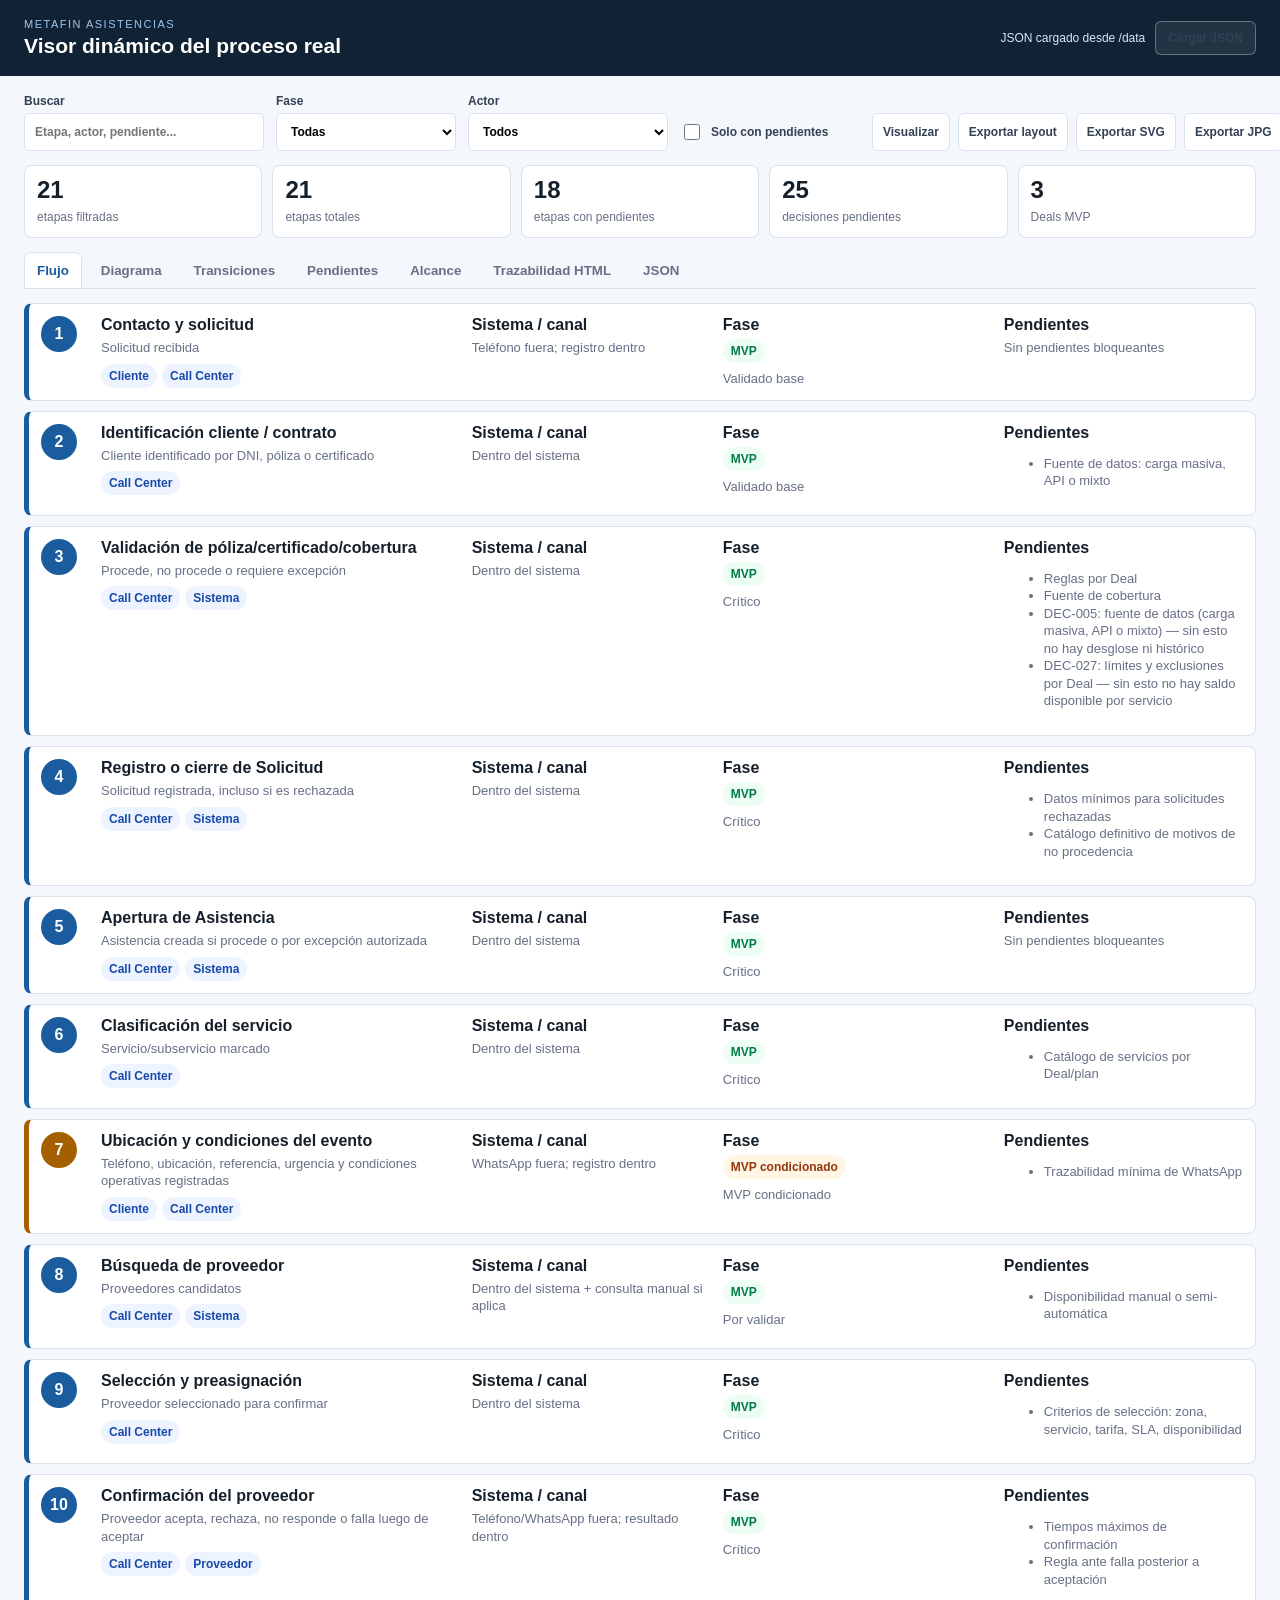
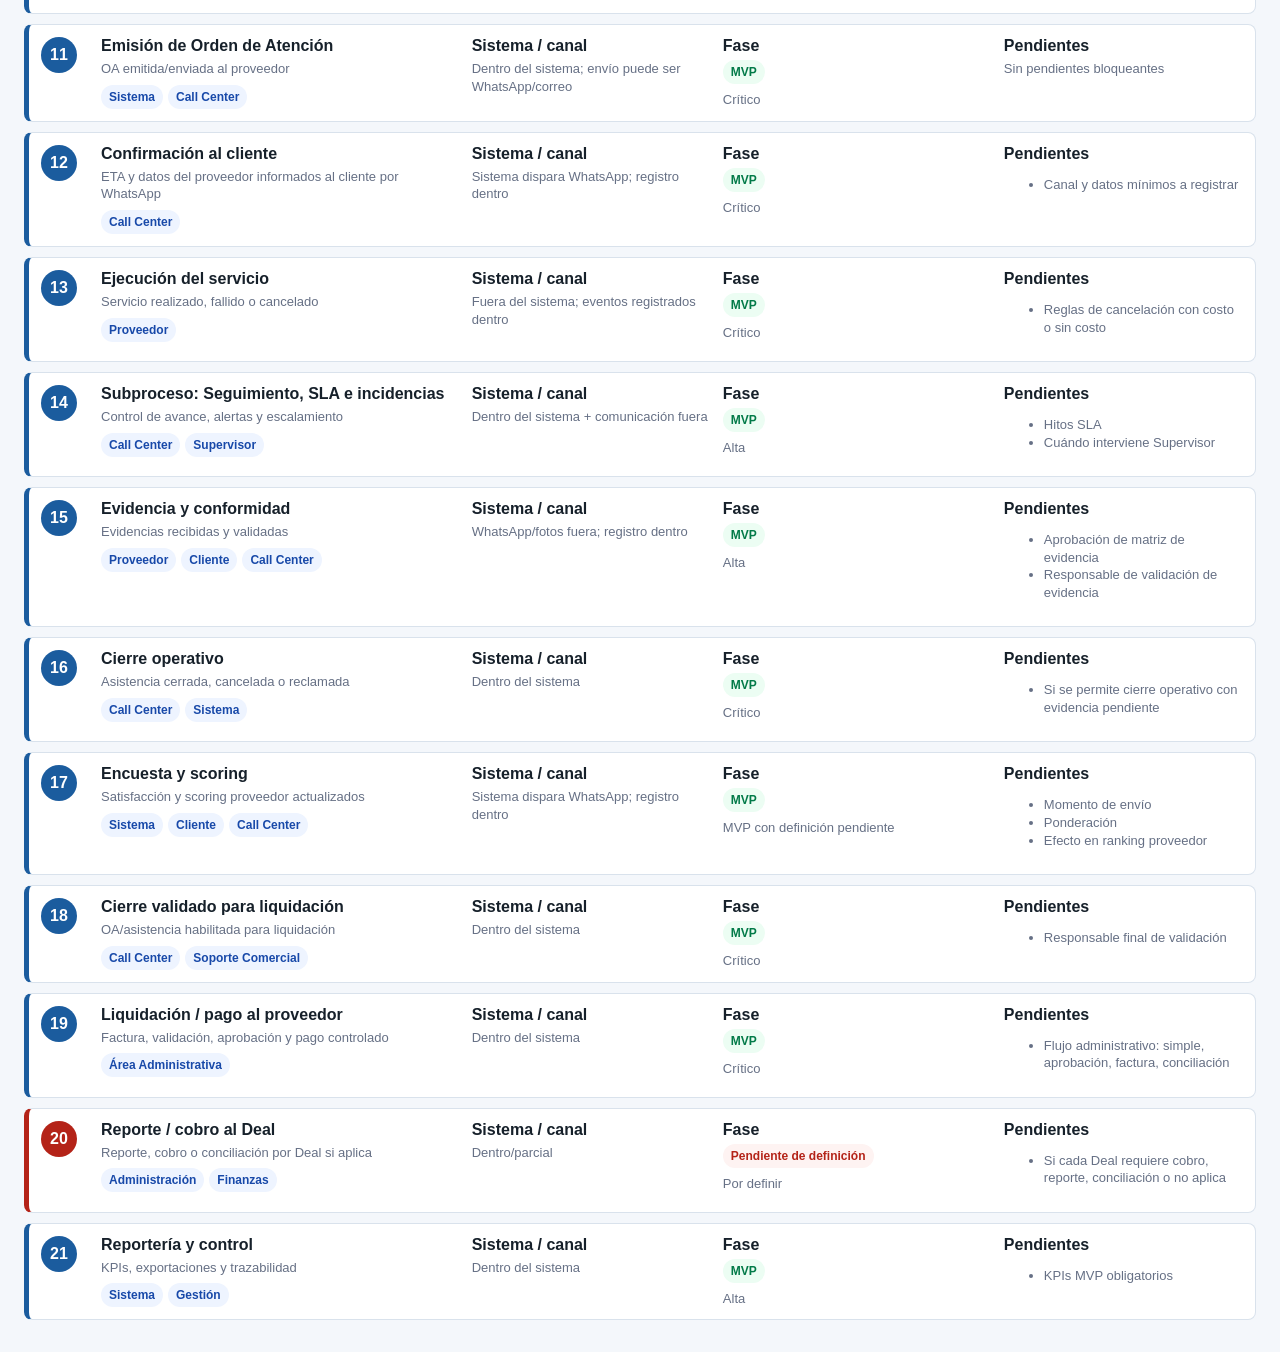
<file: viewer/index.html>
<!doctype html>
<html lang="es">
<head>
  <meta charset="utf-8">
  <meta name="viewport" content="width=device-width, initial-scale=1">
  <title>METAFIN Asistencias - Visor dinámico</title>
  <link rel="stylesheet" href="styles.css">
</head>
<body>
  <header class="topbar">
    <div>
      <p class="eyebrow">METAFIN Asistencias</p>
      <h1>Visor dinámico del proceso real</h1>
    </div>
    <div class="source">
      <span id="loadStatus">Cargando JSON...</span>
      <label class="fileButton">
        Cargar JSON
        <input id="fileInput" type="file" accept="application/json">
      </label>
    </div>
  </header>

  <main>
    <section class="controls" aria-label="Filtros">
      <label>
        Buscar
        <input id="searchInput" type="search" placeholder="Etapa, actor, pendiente...">
      </label>
      <label>
        Fase
        <select id="phaseFilter">
          <option value="">Todas</option>
        </select>
      </label>
      <label>
        Actor
        <select id="actorFilter">
          <option value="">Todos</option>
        </select>
      </label>
      <label class="check">
        <input id="pendingOnly" type="checkbox">
        Solo con pendientes
      </label>
      <div class="layoutTools">
        <button id="diagramMode" type="button" aria-pressed="false">Visualizar</button>
        <button id="exportLayout" type="button">Exportar layout</button>
<button id="exportDiagramSvg" type="button">Exportar SVG</button>
        <button id="exportDiagramJpg" type="button">Exportar JPG</button>
        <label class="layoutImport">
          Importar layout
          <input id="layoutInput" type="file" accept="application/json">
        </label>
      </div>
    </section>

    <section class="summary" id="summary"></section>

    <nav class="tabs" aria-label="Vistas">
      <button class="tab active" data-view="flow">Flujo</button>
      <button class="tab" data-view="diagram">Diagrama</button>
      <button class="tab" data-view="transitions">Transiciones</button>
      <button class="tab" data-view="decisions">Pendientes</button>
      <button class="tab" data-view="scope">Alcance</button>
      <button class="tab" data-view="trace">Trazabilidad HTML</button>
      <button class="tab" data-view="json">JSON</button>
    </nav>

    <section id="flowView" class="view active"></section>
    <section id="diagramView" class="view"></section>
    <section id="transitionsView" class="view"></section>
    <section id="decisionsView" class="view"></section>
    <section id="scopeView" class="view"></section>
    <section id="traceView" class="view"></section>
    <section id="jsonView" class="view"></section>
  </main>

  <script src="app.js"></script>
</body>
</html>
</file>
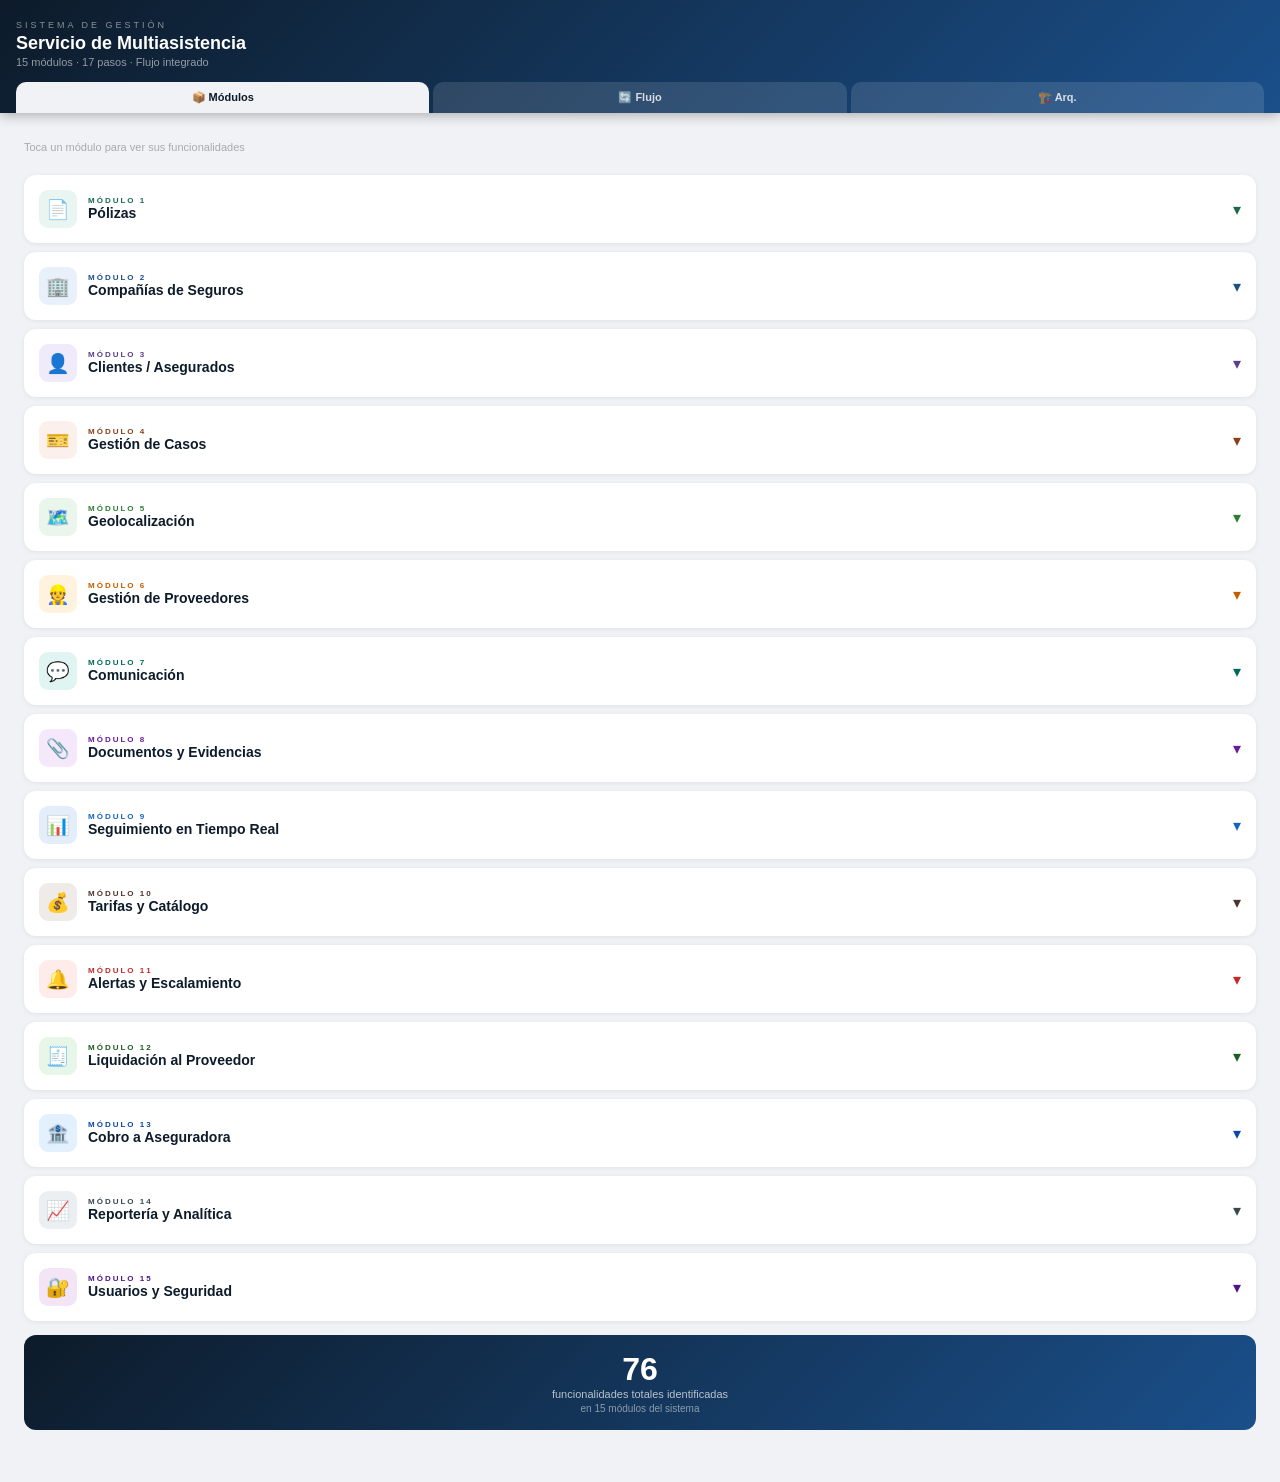
<file: funcionalidades y procesos.html>
<!DOCTYPE html>
<html lang="es">
<head>
<meta charset="UTF-8">
<meta name="viewport" content="width=device-width, initial-scale=1.0">
<title>Sistema Multiasistencia</title>
<style>
* { margin:0; padding:0; box-sizing:border-box; }
body { font-family: 'Segoe UI', Arial, sans-serif; background:#f0f2f5; min-height:100vh; }

/* ── HEADER ── */
.header {
  background: linear-gradient(135deg, #0d1b2a 0%, #1a4f8a 100%);
  padding: 20px 16px 0; color: white;
  position: sticky; top: 0; z-index: 200;
  box-shadow: 0 2px 12px rgba(0,0,0,0.3);
}
.header-eyebrow { font-size:9px; letter-spacing:3px; opacity:0.5; text-transform:uppercase; margin-bottom:3px; }
.header-title { font-size:18px; font-weight:700; }
.header-sub { font-size:11px; opacity:0.55; margin-top:2px; }
.tabs { display:flex; gap:4px; margin-top:14px; }
.tab {
  flex:1; padding:9px 4px; border-radius:10px 10px 0 0; border:none;
  font-size:11px; cursor:pointer; transition:all 0.2s;
  font-family:inherit; font-weight:600; text-align:center;
}
.tab.active { background:#f0f2f5; color:#0d1b2a; }
.tab.inactive { background:rgba(255,255,255,0.12); color:rgba(255,255,255,0.8); }

/* ── VIEWS ── */
.view { display:none; }
.view.active { display:block; }

/* ══════════════════════════
   MÓDULOS
══════════════════════════ */
#view-modules { padding:14px 12px 24px; }
.hint { font-size:11px; color:#aaa; margin-bottom:12px; }

.mod-card {
  background:white; border-radius:12px;
  box-shadow:0 1px 5px rgba(0,0,0,0.07);
  border:2px solid transparent; transition:all 0.2s;
  cursor:pointer; margin-bottom:9px; overflow:hidden;
}
.mod-card.open { box-shadow:0 4px 16px rgba(0,0,0,0.12); }
.mod-header { display:flex; align-items:center; gap:11px; padding:13px; }
.mod-icon { width:38px; height:38px; border-radius:9px; display:flex; align-items:center; justify-content:center; font-size:19px; flex-shrink:0; }
.mod-meta { flex:1; }
.mod-num { font-size:8px; letter-spacing:2px; font-weight:700; text-transform:uppercase; }
.mod-name { font-size:14px; font-weight:700; color:#0d1b2a; line-height:1.2; }
.mod-arrow { font-size:16px; transition:transform 0.2s; flex-shrink:0; }
.mod-arrow.open { transform:rotate(180deg); }
.mod-body { display:none; padding:0 13px 13px; }
.mod-body.open { display:block; }
.mod-sep { height:1px; margin-bottom:11px; }
.feat-row { display:flex; align-items:flex-start; gap:8px; margin-bottom:7px; }
.feat-dot { width:5px; height:5px; border-radius:50%; margin-top:5px; flex-shrink:0; }
.feat-txt { font-size:12px; color:#444; line-height:1.45; }
.feat-count { margin-top:9px; padding:5px 10px; border-radius:7px; font-size:10px; font-weight:700; display:inline-block; }

.mod-summary {
  margin:14px 0 4px; padding:16px;
  background:linear-gradient(135deg,#0d1b2a,#1a4f8a);
  border-radius:12px; color:white; text-align:center;
}
.ms-num { font-size:32px; font-weight:700; }
.ms-lbl { font-size:11px; opacity:0.7; }
.ms-sub { font-size:10px; opacity:0.5; margin-top:3px; }

/* ══════════════════════════
   FLUJO SWIMLANE
══════════════════════════ */
#view-flujo { padding:0; }

.swim-hint {
  padding:8px 14px;
  font-size:11px; color:#888;
  background:#fff;
  border-bottom:1px solid #e5e7eb;
  display:flex; align-items:center; justify-content:space-between; gap:6px;
}
.zoom-controls { display:flex; align-items:center; gap:6px; flex-shrink:0; }
.zoom-btn {
  width:28px; height:28px; border-radius:6px; border:1px solid #e2e8f0;
  background:white; font-size:16px; cursor:pointer; font-weight:700;
  display:flex; align-items:center; justify-content:center; color:#1a4f8a;
  line-height:1; padding:0;
}
.zoom-btn:active { background:#f0f4ff; }
.zoom-label { font-size:11px; color:#1a4f8a; font-weight:700; min-width:36px; text-align:center; }

/* Scroll wrapper */
.swim-scroll {
  overflow-x: auto;
  overflow-y: auto;
  -webkit-overflow-scrolling: touch;
  padding-bottom: 24px;
}
.swim-inner {
  transform-origin: top left;
  transition: transform 0.2s ease;
  display: inline-block;
  min-width: 100%;
}

/* The full grid */
.swim-grid {
  display: grid;
  grid-template-columns: 36px repeat(5, 160px);
  min-width: 836px;
  position: relative;
}

/* Column headers */
.swim-header-spacer { background:#1a2340; }
.swim-col-header {
  padding: 10px 6px;
  text-align: center;
  font-size: 10px;
  font-weight: 700;
  text-transform: uppercase;
  letter-spacing: 1px;
  color: white;
  border-left: 1px solid rgba(255,255,255,0.1);
}

/* Row number column */
.swim-row-num {
  display:flex; align-items:flex-start; justify-content:center;
  padding-top: 18px;
  font-size:10px; font-weight:700; color:#94a3b8;
  background:#f8fafc;
  border-right:1px solid #e2e8f0;
  border-bottom:1px solid #f1f5f9;
}

/* Each cell in the lane */
.swim-cell {
  min-height: 90px;
  border-left: 1px solid #e2e8f0;
  border-bottom: 1px solid #f1f5f9;
  background: #fafbfc;
  position: relative;
  padding: 8px 6px;
  display:flex; flex-direction:column; align-items:center; justify-content:center;
}
.swim-cell.active-cell {
  background: white;
}

/* Step box inside cell */
.step-box {
  width: 140px;
  border-radius: 10px;
  border: 2px solid;
  background: white;
  cursor: pointer;
  transition: all 0.2s;
  position: relative;
  z-index: 2;
}
.step-box:hover { box-shadow: 0 3px 12px rgba(0,0,0,0.15); transform: translateY(-1px); }
.step-box-header { padding: 8px 9px; }
.step-box-num {
  width: 20px; height: 20px; border-radius: 50%;
  display:inline-flex; align-items:center; justify-content:center;
  font-size:10px; font-weight:700; color:white;
  margin-bottom:5px;
}
.step-box-title { font-size:11px; font-weight:700; color:#0d1b2a; line-height:1.3; }
.step-box-tag {
  font-size:8px; padding:2px 6px; border-radius:6px;
  font-weight:700; margin-top:4px; display:inline-block;
  letter-spacing:0.5px;
}
.opt-tag {
  font-size:8px; padding:1px 5px; border-radius:5px;
  background:#fff3e0; color:#e65100; font-weight:700;
  display:inline-block; margin-left:4px;
}

/* Popup flotante compacto */
.step-popup {
  display:none;
  position:fixed;
  top:50%; left:50%;
  transform:translate(-50%,-50%);
  width:min(320px, 88vw);
  max-height:75vh;
  overflow-y:auto;
  background:white;
  border-radius:14px;
  border-top:4px solid;
  box-shadow:0 8px 32px rgba(0,0,0,0.22);
  z-index:1000;
  animation: popIn 0.18s ease;
}
.step-popup.open { display:block; }
@keyframes popIn { from{opacity:0;transform:translate(-50%,-48%) scale(0.96)} to{opacity:1;transform:translate(-50%,-50%) scale(1)} }

.popup-overlay {
  display:none;
  position:fixed; inset:0;
  background:rgba(0,0,0,0.35);
  z-index:999;
}
.popup-overlay.open { display:block; }

.popup-header { padding:12px 14px 8px; display:flex; align-items:flex-start; justify-content:space-between; gap:8px; }
.popup-title { font-size:13px; font-weight:700; color:#0d1b2a; line-height:1.3; flex:1; }
.popup-close { width:24px; height:24px; border-radius:50%; background:#f1f5f9; border:none; cursor:pointer; font-size:13px; color:#64748b; display:flex; align-items:center; justify-content:center; flex-shrink:0; }
.popup-desc { font-size:11px; color:#666; line-height:1.45; padding:0 14px 10px; }
.popup-sep { height:1px; background:#f1f5f9; margin:0 14px 10px; }
.popup-mods-title { font-size:8px; letter-spacing:2px; text-transform:uppercase; color:#aaa; font-weight:700; padding:0 14px 6px; }
.popup-mod-item { padding:6px 14px; border-bottom:1px solid #f8fafc; }
.popup-mod-name { font-size:11px; font-weight:700; margin-bottom:4px; }
.popup-mod-feats { display:flex; flex-direction:column; gap:2px; }
.popup-feat { font-size:10px; color:#555; display:flex; align-items:flex-start; gap:5px; line-height:1.4; }
.popup-feat-dot { width:4px; height:4px; border-radius:50%; margin-top:4px; flex-shrink:0; }
.popup-mod-item:last-child { border-bottom:none; }
.popup-footer { padding:8px 14px; }

/* detail-panel vacío — ya no se usa pero no rompe el grid */
.detail-panel { display:none; grid-column:1/-1; }

/* Connector lines between steps in same column */
.connector-cell {
  border-left: 1px solid #e2e8f0;
  border-bottom: 1px solid #f1f5f9;
  background: #fafbfc;
  display:flex; flex-direction:column; align-items:center; justify-content:center;
  min-height:28px;
}
.connector-cell.has-line { background:#fafbfc; }
.v-line { width:2px; height:100%; background:#cbd5e1; }
.arrow-down {
  width:0; height:0;
  border-left:5px solid transparent;
  border-right:5px solid transparent;
  border-top:7px solid #cbd5e1;
  margin-top:-1px;
}
.h-arrow {
  position:absolute;
  top:50%; transform:translateY(-50%);
  display:flex; align-items:center;
  z-index:3;
}
.h-line { height:2px; background:#cbd5e1; }
.h-arrow-head {
  width:0; height:0;
  border-top:5px solid transparent;
  border-bottom:5px solid transparent;
  border-left:7px solid #cbd5e1;
}

/* ══════════════════════════
   ARQUITECTURA
══════════════════════════ */
#view-arch { padding:14px 12px 24px; }
.arch-intro { font-size:12px; color:#777; margin-bottom:14px; line-height:1.5; }
.arch-layer { margin-bottom:6px; }
.arch-label { font-size:8px; letter-spacing:2px; text-transform:uppercase; font-weight:700; margin-bottom:7px; padding-left:3px; }
.arch-items { display:flex; flex-wrap:wrap; gap:7px; }
.arch-chip { padding:8px 13px; background:white; border-radius:18px; font-size:12px; font-weight:600; border:1.5px solid; box-shadow:0 1px 4px rgba(0,0,0,0.06); }
.arch-arrow { display:flex; flex-direction:column; align-items:center; margin:6px 0; }
.arch-arrow .al { width:2px; height:20px; background:#d1d5db; }
.arch-arrow .ah { width:0; height:0; border-left:5px solid transparent; border-right:5px solid transparent; border-top:7px solid #d1d5db; }
.flow-summary { margin-top:16px; padding:14px; background:white; border-radius:12px; box-shadow:0 1px 5px rgba(0,0,0,0.07); }
.fs-title { font-size:11px; font-weight:700; color:#0d1b2a; margin-bottom:11px; }
.fs-step { display:flex; align-items:flex-start; gap:9px; margin-bottom:9px; }
.fs-dot { width:22px; height:22px; border-radius:50%; color:white; display:flex; align-items:center; justify-content:center; font-size:10px; font-weight:700; flex-shrink:0; margin-top:1px; }
.fs-txt { font-size:11px; color:#444; line-height:1.4; }
</style>
</head>
<body>

<div class="header">
  <div class="header-eyebrow">Sistema de Gestión</div>
  <div class="header-title">Servicio de Multiasistencia</div>
  <div class="header-sub">15 módulos · 17 pasos · Flujo integrado</div>
  <div class="tabs">
    <button class="tab active"  onclick="switchView('modules')" id="tab-modules">📦 Módulos</button>
    <button class="tab inactive" onclick="switchView('flujo')"  id="tab-flujo">🔄 Flujo</button>
    <button class="tab inactive" onclick="switchView('arch')"   id="tab-arch">🏗️ Arq.</button>
  </div>
</div>

<div id="view-modules" class="view active"></div>
<div id="view-flujo"   class="view"></div>
<div id="view-arch"    class="view"></div>

<div class="popup-overlay" id="popup-overlay" onclick="closePopup()"></div>
<div class="step-popup" id="step-popup">
  <div class="popup-header">
    <div class="popup-title" id="popup-title"></div>
    <button class="popup-close" onclick="closePopup()">✕</button>
  </div>
  <div class="popup-desc" id="popup-desc"></div>
  <div class="popup-sep"></div>
  <div class="popup-mods-title">Módulos y funcionalidades</div>
  <div id="popup-mods"></div>
</div>

<script>
/* ═══════════════════════════════════════
   DATA
═══════════════════════════════════════ */
const MC = {
  "Pólizas":                    {bg:"#e8f5f0",c:"#1a6b4a"},
  "Compañías de Seguros":       {bg:"#e8f0fb",c:"#1a4f8a"},
  "Clientes / Asegurados":      {bg:"#f0ebfb",c:"#5a3e8a"},
  "Gestión de Casos":           {bg:"#fbf0eb",c:"#8a3e1a"},
  "Geolocalización":            {bg:"#eaf5eb",c:"#2e7d32"},
  "Gestión de Proveedores":     {bg:"#fff3e0",c:"#c45c00"},
  "Comunicación":               {bg:"#e0f5f2",c:"#00695c"},
  "Documentos y Evidencias":    {bg:"#f5e8fb",c:"#6a1b9a"},
  "Seguimiento en Tiempo Real": {bg:"#e3eefa",c:"#1565c0"},
  "Tarifas y Catálogo":         {bg:"#efebe9",c:"#4e342e"},
  "Alertas y Escalamiento":     {bg:"#fdecea",c:"#c62828"},
  "Liquidación al Proveedor":   {bg:"#e8f5e9",c:"#1b5e20"},
  "Cobro a Aseguradora":        {bg:"#e3f0fd",c:"#0d47a1"},
  "Reportería y Analítica":     {bg:"#eceff1",c:"#37474f"},
  "Usuarios y Seguridad":       {bg:"#f3e5f5",c:"#4a148c"},
};

const modules = [
  {id:1,  icon:"📄", title:"Pólizas",                   color:"#1a6b4a", bg:"#e8f5f0", features:["Registro por cliente y aseguradora","Tipos de cobertura por póliza","Vigencia y renovación","Límites de uso anuales","Alertas de vencimiento","Exclusiones y condiciones especiales"]},
  {id:2,  icon:"🏢", title:"Compañías de Seguros",       color:"#1a4f8a", bg:"#e8f0fb", features:["Registro de aseguradoras","Tarifas y acuerdos comerciales","SLA diferenciado por compañía","Reportería por aseguradora","Facturación y liquidación"]},
  {id:3,  icon:"👤", title:"Clientes / Asegurados",      color:"#5a3e8a", bg:"#f0ebfb", features:["Registro de clientes","Historial de eventos por cliente","Múltiples pólizas por cliente","Panel de estado del servicio","Encuesta de satisfacción"]},
  {id:4,  icon:"🎫", title:"Gestión de Casos",           color:"#8a3e1a", bg:"#fbf0eb", features:["Creación automática de ticket","Datos: cliente, tipo, ubicación, urgencia","Estados del caso","Historial completo","Gestión de incidencias y reclamos"]},
  {id:5,  icon:"🗺️", title:"Geolocalización",            color:"#2e7d32", bg:"#eaf5eb", features:["Búsqueda por proximidad y disponibilidad","Mapa en tiempo real del proveedor","Seguimiento GPS durante el servicio","Zonas de cobertura por proveedor"]},
  {id:6,  icon:"👷", title:"Gestión de Proveedores",     color:"#c45c00", bg:"#fff3e0", features:["Registro con calificación y SLA","Disponibilidad en tiempo real","Asignación formal del servicio","Scoring automático de desempeño","Retroalimentación al proveedor","Agenda y capacidad operativa"]},
  {id:7,  icon:"💬", title:"Comunicación",               color:"#00695c", bg:"#e0f5f2", features:["Notificaciones al cliente (ETA, proveedor)","Integración WhatsApp Business","Confirmación de servicio al proveedor","Correo electrónico automático","Alertas de incumplimiento SLA"]},
  {id:8,  icon:"📎", title:"Documentos y Evidencias",    color:"#6a1b9a", bg:"#f5e8fb", features:["Carga de fotos, firmas y reportes","Validación por Call Center","Almacenamiento por caso/siniestro","Cierre condicionado a evidencia","Firma digital"]},
  {id:9,  icon:"📊", title:"Seguimiento en Tiempo Real", color:"#1565c0", bg:"#e3eefa", features:["Dashboard del Call Center","Estado de todos los casos activos","Monitoreo de SLA e incidencias","Alertas ante desvíos"]},
  {id:10, icon:"💰", title:"Tarifas y Catálogo",         color:"#4e342e", bg:"#efebe9", features:["Tarifas por tipo de servicio","Cobertura póliza vs. pago particular","Catálogo de servicios (grúa, gasfitería…)","Tiempo estándar por servicio","Requerimientos por tipo de servicio"]},
  {id:11, icon:"🔔", title:"Alertas y Escalamiento",     color:"#c62828", bg:"#fdecea", features:["Alerta si proveedor no confirma en tiempo","Escalamiento automático a otro proveedor","Notificación al supervisor","Alertas de casos críticos o urgentes"]},
  {id:12, icon:"🧾", title:"Liquidación al Proveedor",   color:"#1b5e20", bg:"#e8f5e9", features:["Generación automática de Orden de Servicio","Envío de OS al proveedor","Registro de factura por Área Administrativa","Validación y aprobación interna","Programación y ejecución del pago","Notificación de liquidación al proveedor","Conciliación OS vs. facturas vs. pagos","Control de cuentas por pagar"]},
  {id:13, icon:"🏦", title:"Cobro a Aseguradora",        color:"#0d47a1", bg:"#e3f0fd", features:["Informe de servicios prestados por período","Montos por recuperar vs. cobrados","Historial de cobros por compañía","Liquidación de servicios cubiertos por póliza"]},
  {id:14, icon:"📈", title:"Reportería y Analítica",     color:"#37474f", bg:"#eceff1", features:["Dashboard gerencial con KPIs","Tiempo promedio de atención por servicio","Ranking de proveedores por desempeño","Casos por aseguradora, zona y período","Tasa de incidencias y reclamos","Exportación a Excel/PDF"]},
  {id:15, icon:"🔐", title:"Usuarios y Seguridad",       color:"#4a148c", bg:"#f3e5f5", features:["Roles: Admin, Supervisor, Call Center, Área Administrativa","Permisos por módulo y acción","Auditoría completa de acciones en el sistema","Autenticación con 2FA"]},
];

/* COLUMNS: 0=Cliente 1=CallCenter 2=Sistema 3=Proveedor 4=Admin */
const COL_COLORS = ["#1a6b4a","#1a4f8a","#5a3e8a","#c45c00","#37474f"];
const COL_LABELS = ["Cliente","Call Center","Sistema","Proveedor","Área Admin"];

/* Each step: modules = [{name, feats[]}] — funcionalidades específicas del paso */
const steps = [
  {id:"1", num:1, label:"Contacto y Solicitud", col:0, optional:false,
   desc:"El cliente se comunica con el Call Center solicitando asistencia.",
   modules:[
     {name:"Clientes / Asegurados", feats:["Registro de clientes","Historial de eventos por cliente"]},
     {name:"Comunicación",          feats:["Integración WhatsApp Business"]},
  ]},

  {id:"2", num:2, label:"Validación de Cobertura", col:1, optional:false,
   desc:"El Call Center registra el caso y valida vigencia de póliza, coberturas aplicables y límites del servicio.",
   modules:[
     {name:"Pólizas",               feats:["Vigencia y renovación","Tipos de cobertura por póliza","Límites de uso anuales","Exclusiones y condiciones especiales"]},
     {name:"Compañías de Seguros",  feats:["SLA diferenciado por compañía"]},
     {name:"Clientes / Asegurados", feats:["Múltiples pólizas por cliente"]},
     
  ]},

  {id:"3", num:3, label:"Registro del Caso", col:2, optional:false,
   desc:"El sistema crea el ticket con datos del cliente, tipo de asistencia, ubicación del evento y nivel de urgencia.",
   modules:[
     {name:"Gestión de Casos",      feats:["Creación automática de ticket","Datos: cliente, tipo, ubicación, urgencia","Estados del caso"]},
     {name:"Clientes / Asegurados", feats:["Historial de eventos por cliente"]},
     {name:"Tarifas y Catálogo",    feats:["Catálogo de servicios (grúa, gasfitería…)","Tipo de servicio requerido"]},
  ]},

  {id:"4", num:4, label:"Geolocalización y Búsqueda", col:2, optional:false,
   desc:"El sistema sugiere proveedores disponibles según cercanía, tipo de servicio requerido y disponibilidad.",
   modules:[
     {name:"Geolocalización",       feats:["Búsqueda por proximidad y disponibilidad","Zonas de cobertura por proveedor"]},
     {name:"Gestión de Proveedores",feats:["Disponibilidad en tiempo real","Registro con calificación y SLA"]},
     {name:"Tarifas y Catálogo",    feats:["Tipo de servicio requerido","Requerimientos por tipo de servicio"]},
  ]},

  {id:"5", num:5, label:"Selección del Proveedor", col:1, optional:false,
   desc:"El Call Center selecciona al proveedor considerando calificación, SLA y capacidad operativa.",
   modules:[
     {name:"Gestión de Proveedores",feats:["Registro con calificación y SLA","Agenda y capacidad operativa","Scoring automático de desempeño"]},
     {name:"Alertas y Escalamiento",feats:["Escalamiento automático a otro proveedor","Alerta si proveedor no confirma en tiempo"]},
  ]},

  {id:"6", num:6, label:"Coordinación del Servicio", col:1, optional:false,
   desc:"El Call Center contacta al proveedor, confirma disponibilidad, transmite datos del servicio y acuerda el ETA.",
   modules:[
     {name:"Comunicación",          feats:["Integración WhatsApp Business","Confirmación de servicio al proveedor"]},
     {name:"Gestión de Proveedores",feats:["Disponibilidad en tiempo real"]},
     {name:"Gestión de Casos",      feats:["Estados del caso","Historial completo"]},
  ]},

  {id:"7", num:7, label:"Asignación Formal", col:2, optional:false,
   desc:"Se asigna formalmente el proveedor en el sistema y se activa el seguimiento del caso.",
   modules:[
     {name:"Gestión de Casos",           feats:["Estados del caso","Historial completo"]},
     {name:"Gestión de Proveedores",     feats:["Asignación formal del servicio"]},
     {name:"Seguimiento en Tiempo Real", feats:["Estado de todos los casos activos","Dashboard del Call Center"]},
  ]},

  {id:"8", num:8, label:"Confirmación al Cliente", col:1, optional:false,
   desc:"El Call Center informa al cliente los datos del proveedor, tiempo estimado de llegada y detalles del servicio.",
   modules:[
     {name:"Comunicación",          feats:["Notificaciones al cliente (ETA, proveedor)","Correo electrónico automático","Integración WhatsApp Business"]},
     {name:"Clientes / Asegurados", feats:["Panel de estado del servicio"]},
  ]},

  {id:"9", num:9, label:"Ejecución del Servicio", col:3, optional:false,
   desc:"El proveedor realiza la atención en campo.",
   modules:[
     {name:"Seguimiento en Tiempo Real", feats:["Estado de todos los casos activos","Monitoreo de SLA e incidencias"]},
     {name:"Geolocalización",            feats:["Mapa en tiempo real del proveedor","Seguimiento GPS durante el servicio"]},
  ]},

  {id:"10", num:10, label:"Seguimiento en Tiempo Real", col:1, optional:false,
   desc:"El Call Center monitorea el estado del servicio, cumplimiento de tiempos e incidencias durante la ejecución.",
   modules:[
     {name:"Seguimiento en Tiempo Real", feats:["Dashboard del Call Center","Monitoreo de SLA e incidencias","Alertas ante desvíos"]},
     {name:"Alertas y Escalamiento",     feats:["Notificación al supervisor","Alertas de casos críticos o urgentes"]},
     {name:"Comunicación",              feats:["Alertas de incumplimiento SLA"]},
  ]},

  {id:"11a", num:"11a", label:"Registro de Evidencia", col:3, optional:false,
   desc:"El proveedor envía evidencia del servicio: fotos, firmas y reporte de atención.",
   modules:[
     {name:"Documentos y Evidencias", feats:["Carga de fotos, firmas y reportes","Firma digital","Almacenamiento por caso/siniestro"]},
  ]},

  {id:"11b", num:"11b", label:"Validación de Evidencia", col:1, optional:false,
   desc:"El Call Center valida y carga la evidencia recibida en el sistema.",
   modules:[
     {name:"Documentos y Evidencias", feats:["Validación por Call Center","Almacenamiento por caso/siniestro","Cierre condicionado a evidencia"]},
     {name:"Gestión de Casos",        feats:["Estados del caso","Historial completo"]},
  ]},

  {id:"12", num:12, label:"Cierre Operativo", col:2, optional:false,
   desc:"El sistema verifica evidencia completa y conformidad del servicio. Se procede al cierre formal del caso.",
   modules:[
     {name:"Gestión de Casos",        feats:["Estados del caso","Historial completo"]},
     {name:"Documentos y Evidencias", feats:["Cierre condicionado a evidencia"]},
     {name:"Reportería y Analítica",  feats:["Dashboard gerencial con KPIs","Casos por aseguradora, zona y período"]},
  ]},

  {id:"13", num:13, label:"Confirmación de Cierre", col:1, optional:false,
   desc:"El Call Center informa al cliente que el servicio ha sido finalizado satisfactoriamente.",
   modules:[
     {name:"Comunicación",          feats:["Notificaciones al cliente (ETA, proveedor)","Correo electrónico automático"]},
     {name:"Clientes / Asegurados", feats:["Panel de estado del servicio","Historial de eventos por cliente"]},
  ]},

  {id:"14", num:14, label:"Encuesta y Evaluación", col:2, optional:false,
   desc:"El sistema envía encuesta al cliente y actualiza el scoring del proveedor según calidad, SLA y evidencia.",
   modules:[
     {name:"Clientes / Asegurados", feats:["Encuesta de satisfacción"]},
     {name:"Gestión de Proveedores",feats:["Scoring automático de desempeño","Retroalimentación al proveedor"]},
     {name:"Reportería y Analítica",feats:["Ranking de proveedores por desempeño"]},
  ]},

  {id:"15", num:15, label:"Liquidación al Proveedor", col:4, optional:false,
   desc:"El Área Administrativa genera la OS, registra la factura, aprueba el pago y lo ejecuta. Se concilia con la aseguradora.",
   modules:[
     {name:"Liquidación al Proveedor", feats:["Generación automática de Orden de Servicio","Registro de factura por Área Administrativa","Validación y aprobación interna","Programación y ejecución del pago","Conciliación OS vs. facturas vs. pagos","Control de cuentas por pagar"]},
     {name:"Cobro a Aseguradora",      feats:["Informe de servicios prestados por período","Montos por recuperar vs. cobrados","Liquidación de servicios cubiertos por póliza"]},
     {name:"Reportería y Analítica",   feats:["Exportación a Excel/PDF","Dashboard gerencial con KPIs"]},
  ]},

  {id:"16", num:16, label:"Gestión de Incidencias", col:1, optional:true,
   desc:"Si hay reclamos: se abre caso de calidad, se gestiona con el proveedor y se da retroalimentación.",
   modules:[
     {name:"Gestión de Casos",      feats:["Gestión de incidencias y reclamos","Estados del caso","Historial completo"]},
     {name:"Comunicación",          feats:["Notificaciones al cliente (ETA, proveedor)","Integración WhatsApp Business"]},
     {name:"Gestión de Proveedores",feats:["Retroalimentación al proveedor","Scoring automático de desempeño"]},
     {name:"Alertas y Escalamiento",feats:["Notificación al supervisor","Alertas de casos críticos o urgentes"]},
  ]},
];

const archLayers = [
  {label:"CANALES DE ACCESO",              color:"#1a4f8a", items:["🌐 Web Call Center","📱 App Proveedor","👤 Portal Cliente","💬 WhatsApp API"]},
  {label:"MÓDULOS FUNCIONALES",            color:"#1a6b4a", items:["📄 Pólizas & Seguros","🎫 Casos & Tickets","👷 Proveedores","🗺️ Geolocalización","💰 Tarifas & Catálogo","🧾 Liquidación","🏦 Cobro Aseguradora","📈 Reportería"]},
  {label:"SERVICIOS CENTRALES",            color:"#8a3e1a", items:["🔔 Motor de Alertas","📨 Notificaciones","📎 Documentos & Evidencias","🔍 Auditoría","🔐 Usuarios & Seguridad"]},
  {label:"INTEGRACIONES EXTERNAS",         color:"#5a3e8a", items:["🗺️ Google Maps API","💬 WhatsApp Business","🏢 Aseguradoras","💳 Pasarela de Pagos"]},
  {label:"BASE DE DATOS & ALMACENAMIENTO", color:"#37474f", items:["🗄️ Base de datos principal","📁 Almacenamiento de archivos / evidencias"]},
];

/* ═══════════════════════════════════════
   RENDER MÓDULOS
═══════════════════════════════════════ */
const vMod = document.getElementById('view-modules');
vMod.insertAdjacentHTML('afterbegin','<div class="hint" style="padding:14px 12px 0">Toca un módulo para ver sus funcionalidades</div>');
const modWrap = document.createElement('div');
modWrap.style.padding = '10px 12px 0';
let openMod = null, totalF = 0;

modules.forEach(m => {
  totalF += m.features.length;
  const d = document.createElement('div');
  d.className = 'mod-card'; d.id = 'mc-'+m.id;
  d.innerHTML = `
    <div class="mod-header" id="mh-${m.id}">
      <div class="mod-icon" style="background:${m.bg}">${m.icon}</div>
      <div class="mod-meta">
        <div class="mod-num" style="color:${m.color}">Módulo ${m.id}</div>
        <div class="mod-name">${m.title}</div>
      </div>
      <div class="mod-arrow" id="ma-${m.id}" style="color:${m.color}">▾</div>
    </div>
    <div class="mod-body" id="mb-${m.id}">
      <div class="mod-sep" style="background:${m.color}22"></div>
      ${m.features.map(f=>`<div class="feat-row"><div class="feat-dot" style="background:${m.color}"></div><div class="feat-txt">${f}</div></div>`).join('')}
      <div class="feat-count" style="background:${m.bg};color:${m.color}">${m.features.length} funcionalidades</div>
    </div>`;
  d.onclick = ()=>toggleMod(m.id, m.color, m.bg);
  modWrap.appendChild(d);
});
vMod.appendChild(modWrap);
vMod.insertAdjacentHTML('beforeend',`
  <div style="padding:0 12px 24px">
    <div class="mod-summary">
      <div class="ms-num">${totalF}</div>
      <div class="ms-lbl">funcionalidades totales identificadas</div>
      <div class="ms-sub">en ${modules.length} módulos del sistema</div>
    </div>
  </div>`);

function toggleMod(id,color,bg){
  if(openMod&&openMod!==id){
    document.getElementById('mc-'+openMod).className='mod-card';
    document.getElementById('mc-'+openMod).style.border='2px solid transparent';
    document.getElementById('mb-'+openMod).className='mod-body';
    document.getElementById('ma-'+openMod).className='mod-arrow';
    document.getElementById('mh-'+openMod).style.background='white';
  }
  const card=document.getElementById('mc-'+id),body=document.getElementById('mb-'+id),
        arrow=document.getElementById('ma-'+id),head=document.getElementById('mh-'+id);
  if(openMod===id){
    card.className='mod-card';card.style.border='2px solid transparent';
    body.className='mod-body';arrow.className='mod-arrow';
    head.style.background='white';openMod=null;
  } else {
    card.className='mod-card open';card.style.border=`2px solid ${color}`;
    body.className='mod-body open';arrow.className='mod-arrow open';
    head.style.background=bg;openMod=id;
  }
}

/* ═══════════════════════════════════════
   RENDER FLUJO SWIMLANE
═══════════════════════════════════════ */
const vFlujo = document.getElementById('view-flujo');
vFlujo.insertAdjacentHTML('beforeend',`
  <div class="swim-hint">
    <span>👆 Scroll para navegar · Toca un paso para ver detalle</span>
    <div class="zoom-controls">
      <button class="zoom-btn" onclick="changeZoom(-0.15)" title="Alejar">🔍−</button>
      <span class="zoom-label" id="zoom-label">100%</span>
      <button class="zoom-btn" onclick="changeZoom(0.15)" title="Acercar">🔍+</button>
    </div>
  </div>`);

const scrollDiv = document.createElement('div');
scrollDiv.className = 'swim-scroll';
scrollDiv.id = 'swim-scroll';

const inner = document.createElement('div');
inner.className = 'swim-inner';
inner.id = 'swim-inner';
const grid = document.createElement('div');
grid.className = 'swim-grid';
grid.style.background = '#1a2340';

// Header row
grid.insertAdjacentHTML('beforeend','<div class="swim-header-spacer" style="padding:10px 4px;font-size:9px;color:#94a3b8;text-align:center;font-weight:700">PASO</div>');
COL_LABELS.forEach((lbl,i)=>{
  grid.insertAdjacentHTML('beforeend',`<div class="swim-col-header" style="background:${COL_COLORS[i]}22;border-top:3px solid ${COL_COLORS[i]}">${lbl}</div>`);
});

let openStepId = null;

steps.forEach((s, idx) => {
  const col = s.col; // 0-4
  const color = COL_COLORS[col];
  const isOpt = s.optional;
  const tags = s.modules; // array of module names, used in popup

  // Row number cell
  grid.insertAdjacentHTML('beforeend',`<div class="swim-row-num">${s.num}</div>`);

  // 5 lane cells
  for(let c=0;c<5;c++){
    const cell = document.createElement('div');
    cell.className = 'swim-cell' + (c===col?' active-cell':'');

    if(c===col){
      const optTag = isOpt ? `<span class="opt-tag">Opcional</span>` : '';
      cell.innerHTML = `
        <div class="step-box" id="sb-${s.id}" style="border-color:${color}${isOpt?';border-style:dashed':''}">
          <div class="step-box-header">
            <div class="step-box-num" style="background:${color}">${s.num}</div>
            <div class="step-box-title">${s.label}${optTag}</div>
            <div class="step-box-tag" style="background:${color}18;color:${color}">${COL_LABELS[col]}</div>
          </div>
        </div>`;
      cell.querySelector('.step-box').onclick = ()=>toggleStep(s.id, color, s.num, s.label, s.desc, s.modules);
    }
    grid.appendChild(cell);
  }

  // Detail panel (vacío — popup flotante lo reemplaza)
  const dp = document.createElement('div');
  dp.className = 'detail-panel';
  dp.id = 'dp-'+s.id;
  grid.appendChild(dp);

  // Connector row between steps (not after last)
  if(idx < steps.length-1){
    const nextCol = steps[idx+1].col;
    // Row num connector
    grid.insertAdjacentHTML('beforeend','<div style="background:#f8fafc;border-right:1px solid #e2e8f0;border-bottom:1px solid #f1f5f9;min-height:28px"></div>');
    for(let c=0;c<5;c++){
      const cc = document.createElement('div');
      cc.className = 'connector-cell';
      if(c===col && c===nextCol){
        // straight down arrow
        cc.innerHTML='<div style="display:flex;flex-direction:column;align-items:center;height:100%;justify-content:center"><div class="v-line" style="height:14px"></div><div class="arrow-down"></div></div>';
      } else if(c===col && c!==nextCol){
        // line going down and right (just show line going down)
        cc.innerHTML='<div style="display:flex;flex-direction:column;align-items:center;height:100%;justify-content:center"><div class="v-line" style="height:14px"></div><div class="arrow-down"></div></div>';
      } else if(c===nextCol && c!==col){
        // destination of cross-column arrow
        cc.innerHTML='';
      }
      grid.appendChild(cc);
    }
  }
});

inner.appendChild(grid);
scrollDiv.appendChild(inner);
vFlujo.appendChild(scrollDiv);

let openStep = null;
function toggleStep(id, color, num, label, desc, modNames){
  if(openStep===id){ closePopup(); return; }
  openStep = id;

  // Highlight box — con null check
  document.querySelectorAll('.step-box').forEach(b=>{ if(b) b.style.boxShadow=''; });
  const box = document.getElementById('sb-'+id);
  if(box) box.style.boxShadow=`0 0 0 3px ${color}66`;

  // Build popup content
  document.getElementById('popup-title').textContent = num+'. '+label;
  document.getElementById('popup-title').style.color = color;
  document.getElementById('popup-desc').textContent = desc;
  document.getElementById('step-popup').style.borderTopColor = color;

  // Modules with their features
  const modsEl = document.getElementById('popup-mods');
  modsEl.innerHTML = modNames.map(mod => {
    const mName = typeof mod === 'string' ? mod : mod.name;
    const feats = typeof mod === 'string' ? [] : mod.feats;
    const mc = MC[mName] || {bg:'#eee', c:'#555'};
    const modData = modules.find(m=>m.title===mName);
    const modNum = modData ? modData.id : '';
    return `
      <div class="popup-mod-item">
        <div class="popup-mod-name" style="color:${mc.c}">
          <span style="background:${mc.c};color:white;border-radius:50%;width:16px;height:16px;display:inline-flex;align-items:center;justify-content:center;font-size:9px;font-weight:700;margin-right:5px;flex-shrink:0">${modNum}</span>${mName}
        </div>
        <div class="popup-mod-feats">
          ${feats.map(f=>`<div class="popup-feat"><div class="popup-feat-dot" style="background:${mc.c}"></div>${f}</div>`).join('')}
        </div>
      </div>`;
  }).join('');

  document.getElementById('popup-overlay').className='popup-overlay open';
  document.getElementById('step-popup').className='step-popup open';
}
function closePopup(){
  document.getElementById('popup-overlay').className='popup-overlay';
  document.getElementById('step-popup').className='step-popup';
  document.querySelectorAll('.step-box').forEach(b=>b.style.boxShadow='');
  openStep=null;
}
function closeStep(id){ closePopup(); }

/* ═══════════════════════════════════════
   RENDER ARQUITECTURA
═══════════════════════════════════════ */
const vArch = document.getElementById('view-arch');
vArch.insertAdjacentHTML('beforeend','<p class="arch-intro">Vista por capas: desde los canales de acceso hasta la base de datos. Todos los módulos están representados.</p>');

archLayers.forEach((layer,i)=>{
  const chips = layer.items.map(item=>`<div class="arch-chip" style="color:${layer.color};border-color:${layer.color}44">${item}</div>`).join('');
  vArch.insertAdjacentHTML('beforeend',`
    <div class="arch-layer">
      <div class="arch-label" style="color:${layer.color}">${layer.label}</div>
      <div class="arch-items">${chips}</div>
    </div>`);
  if(i<archLayers.length-1){
    vArch.insertAdjacentHTML('beforeend','<div class="arch-arrow"><div class="al"></div><div class="ah"></div></div>');
  }
});

vArch.insertAdjacentHTML('beforeend',`
  <div class="flow-summary">
    <div class="fs-title">🔗 Flujo de datos en el sistema</div>
    ${[
      {c:"#1a6b4a", t:"Cliente genera solicitud → ingresa por canal de acceso"},
      {c:"#1a4f8a", t:"Canal activa módulos funcionales (pólizas, casos, proveedores)"},
      {c:"#8a3e1a", t:"Módulos usan servicios centrales (alertas, docs, auditoría)"},
      {c:"#5a3e8a", t:"Servicios centrales consultan integraciones externas"},
      {c:"#1b5e20", t:"Área Admin cierra ciclo: liquidación y cobro a aseguradora"},
      {c:"#37474f", t:"Todo se persiste en base de datos y almacenamiento"},
    ].map(s=>`<div class="fs-step"><div class="fs-dot" style="background:${s.c}">→</div><div class="fs-txt">${s.t}</div></div>`).join('')}
  </div>`);

/* ═══════════════════════════════════════
   ZOOM
═══════════════════════════════════════ */
let zoomLevel = 1.0;
function changeZoom(delta){
  zoomLevel = Math.min(1.0, Math.max(0.3, zoomLevel + delta));
  const innerEl = document.getElementById('swim-inner');
  const scrollEl = document.getElementById('swim-scroll');
  if(!innerEl || !scrollEl) return;
  innerEl.style.transform = `scale(${zoomLevel})`;
  innerEl.style.transformOrigin = 'top left';
  // Ajustar altura del contenedor para que no se corte
  const naturalH = innerEl.offsetHeight;
  scrollEl.style.height = Math.ceil(naturalH * zoomLevel + 32) + 'px';
  document.getElementById('zoom-label').textContent = Math.round(zoomLevel*100)+'%';
}

/* ═══════════════════════════════════════
   TAB SWITCH
═══════════════════════════════════════ */
function switchView(v){
  ['modules','flujo','arch'].forEach(id=>{
    document.getElementById('view-'+id).className='view'+(v===id?' active':'');
    document.getElementById('tab-'+id).className='tab'+(v===id?' active':' inactive');
  });
}
</script>
</body>
</html>
</file>
<file: viewer/styles.css>
:root {
  --ink: #16202a;
  --muted: #667085;
  --line: #d9e2ec;
  --bg: #f4f7fb;
  --panel: #ffffff;
  --blue: #1b5c9e;
  --green: #287a5b;
  --amber: #a45f00;
  --red: #b42318;
  --violet: #6941c6;
  --white: #ffffff;
}

* {
  box-sizing: border-box;
}

body {
  margin: 0;
  font-family: "Segoe UI", Arial, sans-serif;
  color: var(--ink);
  background: var(--bg);
}

.topbar {
  display: flex;
  align-items: center;
  justify-content: space-between;
  gap: 16px;
  padding: 18px 24px;
  background: #102233;
  color: white;
  position: sticky;
  top: 0;
  z-index: 10;
}

.eyebrow {
  margin: 0 0 4px;
  font-size: 11px;
  letter-spacing: 1.5px;
  text-transform: uppercase;
  color: #9fc5ee;
}

h1 {
  margin: 0;
  font-size: 21px;
  font-weight: 700;
}

main {
  padding: 18px 24px 32px;
  max-width: 1480px;
  margin: 0 auto;
}

.source {
  display: flex;
  align-items: center;
  gap: 10px;
  font-size: 12px;
  color: #d7e8fb;
}

.fileButton {
  position: relative;
  overflow: hidden;
  display: inline-flex;
  align-items: center;
  height: 34px;
  padding: 0 12px;
  border: 1px solid rgba(255, 255, 255, .3);
  border-radius: 6px;
  cursor: pointer;
  background: rgba(255, 255, 255, .08);
}

.fileButton input {
  position: absolute;
  inset: 0;
  opacity: 0;
  cursor: pointer;
}

.controls {
  display: grid;
  grid-template-columns: minmax(240px, 1fr) 180px 200px 180px auto;
  gap: 12px;
  align-items: end;
  margin-bottom: 14px;
}

.layoutTools {
  display: flex;
  align-items: end;
  gap: 8px;
  height: 38px;
}

.layoutTools button,
.layoutImport {
  height: 38px;
  display: inline-flex;
  align-items: center;
  padding: 0 10px;
  border: 1px solid var(--line);
  border-radius: 6px;
  background: white;
  color: #344054;
  font-size: 12px;
  font-weight: 750;
  cursor: pointer;
  position: relative;
  overflow: hidden;
  white-space: nowrap;
}

.layoutTools button.active {
  border-color: var(--blue);
  background: #eef4ff;
  color: var(--blue);
}

.layoutImport input {
  position: absolute;
  inset: 0;
  opacity: 0;
  cursor: pointer;
}

label {
  display: grid;
  gap: 5px;
  font-size: 12px;
  font-weight: 650;
  color: #344054;
}

input,
select {
  height: 38px;
  border: 1px solid var(--line);
  border-radius: 6px;
  padding: 0 10px;
  background: white;
  font: inherit;
}

.check {
  display: flex;
  align-items: center;
  gap: 8px;
  height: 38px;
}

.check input {
  width: 16px;
  height: 16px;
}

.summary {
  display: grid;
  grid-template-columns: repeat(5, minmax(0, 1fr));
  gap: 10px;
  margin-bottom: 14px;
}

.metric {
  background: var(--panel);
  border: 1px solid var(--line);
  border-radius: 8px;
  padding: 12px;
}

.metric b {
  display: block;
  font-size: 24px;
  line-height: 1;
  margin-bottom: 5px;
}

.metric span {
  color: var(--muted);
  font-size: 12px;
}

.tabs {
  display: flex;
  gap: 6px;
  margin-bottom: 14px;
  border-bottom: 1px solid var(--line);
}

.tab {
  border: 1px solid transparent;
  border-bottom: 0;
  background: transparent;
  color: var(--muted);
  padding: 10px 12px;
  border-radius: 7px 7px 0 0;
  font-weight: 700;
  cursor: pointer;
}

.tab.active {
  background: white;
  color: var(--blue);
  border-color: var(--line);
}

.view {
  display: none;
}

.view.active {
  display: block;
}

.flow {
  display: grid;
  gap: 10px;
}

.step {
  display: grid;
  grid-template-columns: 48px 1.2fr .8fr .9fr .8fr;
  gap: 12px;
  align-items: stretch;
  background: var(--panel);
  border: 1px solid var(--line);
  border-left: 5px solid var(--blue);
  border-radius: 8px;
  padding: 12px;
}

.step[data-phase="MVP condicionado"] {
  border-left-color: var(--amber);
}

.step[data-phase="Pendiente de definición"] {
  border-left-color: var(--red);
}

.num {
  display: grid;
  place-items: center;
  width: 36px;
  height: 36px;
  border-radius: 50%;
  color: white;
  background: var(--blue);
  font-weight: 800;
}

.step[data-phase="MVP condicionado"] .num {
  background: var(--amber);
}

.step[data-phase="Pendiente de definición"] .num {
  background: var(--red);
}

.title {
  font-weight: 800;
  margin-bottom: 5px;
}

.muted {
  color: var(--muted);
  font-size: 13px;
  line-height: 1.35;
}

.pillRow {
  display: flex;
  flex-wrap: wrap;
  gap: 5px;
  margin-top: 7px;
}

.pill {
  display: inline-flex;
  align-items: center;
  min-height: 24px;
  padding: 3px 8px;
  border-radius: 999px;
  background: #eef4ff;
  color: #1849a9;
  font-size: 12px;
  font-weight: 650;
}

.phase {
  background: #ecfdf3;
  color: #027a48;
}

.phase.cond {
  background: #fff6e5;
  color: #93370d;
}

.phase.pending {
  background: #fef3f2;
  color: #b42318;
}

.panel {
  background: var(--panel);
  border: 1px solid var(--line);
  border-radius: 8px;
  overflow: hidden;
}

.diagramWrap {
  background: white;
  border: 1px solid var(--line);
  border-radius: 8px;
  overflow: auto;
  position: relative;
}

.diagramHint {
  position: sticky;
  left: 0;
  padding: 10px 12px;
  border-bottom: 1px solid var(--line);
  color: var(--muted);
  font-size: 13px;
  background: #f8fafc;
}

.legend {
  display: inline-flex;
  align-items: center;
  gap: 6px;
  margin-left: 14px;
  color: #344054;
}

.dot {
  display: inline-block;
  width: 12px;
  height: 4px;
  border-radius: 999px;
  background: #315f87;
}

.dot.cond {
  background: var(--amber);
}

.dot.pending {
  background: var(--red);
}

.diagram {
  min-width: 1900px;
  display: block;
}

.laneHeader {
  fill: #102233;
}

.laneTitle {
  fill: white;
  font-size: 13px;
  font-weight: 750;
}

.laneBand {
  fill: #ffffff;
  stroke: #e8eef5;
  stroke-width: 1;
}

.laneBand.alt {
  fill: #f8fafc;
}

.diagramCard rect {
  fill: #ffffff;
  stroke: var(--blue);
  stroke-width: 2;
  filter: url(#shadow);
}

.diagramCard.selected rect {
  stroke-width: 3;
}

.diagramCard {
  cursor: grab;
}

.diagramWrap.viewMode .diagramCard {
  cursor: default;
}

.diagramCard.dragging {
  cursor: grabbing;
  opacity: .88;
}

.diagramCard rect.cond {
  stroke: var(--amber);
}

.diagramCard rect.pending {
  stroke: var(--red);
}

.diagramCard circle {
  fill: var(--blue);
}

.diagramCard rect.cond + circle {
  fill: var(--amber);
}

.diagramCard rect.pending + circle {
  fill: var(--red);
}

.cardNum {
  fill: white;
  font-size: 11px;
  font-weight: 800;
}

.cardTitle {
  fill: var(--ink);
  font-size: 13px;
  font-weight: 800;
}

.cardMeta {
  fill: var(--muted);
  font-size: 12px;
}

.cardSystem {
  font-size: 15px;
}

.diagramDetails {
  position: absolute;
  z-index: 3;
  width: 390px;
  max-height: 520px;
  overflow: auto;
  padding: 14px;
  background: rgba(255, 255, 255, .97);
  border: 1px solid var(--line);
  border-radius: 8px;
  box-shadow: 0 12px 30px rgba(16, 34, 51, .16);
}


.detailsClose {
  position: absolute;
  top: 8px;
  right: 8px;
  width: 26px;
  height: 26px;
  border: none;
  border-radius: 50%;
  background: transparent;
  color: var(--muted);
  font-size: 14px;
  cursor: pointer;
  display: grid;
  place-items: center;
  line-height: 1;
}

.detailsClose:hover {
  background: var(--bg);
  color: var(--ink);
}

.detailsHeader {
  display: grid;
  grid-template-columns: 42px 1fr;
  gap: 10px;
  align-items: start;
  padding-bottom: 10px;
  border-bottom: 1px solid var(--line);
}

.detailsHeader h2 {
  margin: 0 0 4px;
  font-size: 16px;
  line-height: 1.2;
}

.detailsHeader p {
  margin: 0;
  color: var(--muted);
  font-size: 13px;
}

.diagramDetails dl {
  display: grid;
  gap: 8px;
  margin: 12px 0 0;
}

.diagramDetails dt {
  color: #344054;
  font-size: 12px;
  font-weight: 800;
}

.diagramDetails dd {
  margin: 0;
  color: var(--ink);
  font-size: 13px;
  line-height: 1.38;
}

.diagramDetails ul {
  margin: 0;
  padding-left: 18px;
}

.diagramDetails li + li {
  margin-top: 6px;
}

.diagramDetails code {
  display: inline-block;
  margin: 2px 3px 2px 0;
  padding: 2px 5px;
  border-radius: 4px;
  background: #eef4ff;
  color: #1849a9;
}

.flowLine {
  fill: none !important;
  stroke: #315f87;
  stroke-width: 3.2;
  opacity: .95;
}

.flowLine.cond,
.flowLine.pending {
  fill: none !important;
}

.arrow.cond {
  stroke: var(--amber);
  fill: var(--amber);
}

.arrow.pending {
  stroke: var(--red);
  fill: var(--red);
}

.flowLine.cond {
  stroke: var(--amber);
}

.flowLine.pending {
  stroke: var(--red);
}

.flowLine.loop {
  stroke-dasharray: 6 5;
  stroke-width: 2.6;
}

.calloutLine {
  fill: none !important;
  stroke: var(--amber);
  stroke-width: 2.4;
  stroke-dasharray: 6 5;
}

.calloutLine.pending,
.calloutLine.cond {
  stroke: var(--amber);
}

.calloutBox rect {
  fill: #ffffff;
  stroke: var(--amber);
  stroke-width: 1.5;
  filter: url(#shadow);
}

.calloutBox.pending rect {
  stroke: var(--red);
}

.calloutBox.terminal rect {
  fill: #fef3f2;
  stroke: var(--red);
}

.calloutBox.terminal .calloutTarget {
  fill: var(--red);
  font-weight: 850;
}

.calloutTitle {
  fill: #344054;
  font-size: 10px;
  font-weight: 800;
}

.calloutTarget {
  fill: var(--muted);
  font-size: 9px;
  font-weight: 650;
}

.arrow {
  fill: #315f87;
  stroke: #315f87;
  opacity: .9;
}

.lineLabel rect {
  fill: #ffffff;
  stroke: #9bb2c7;
  stroke-width: 1;
  opacity: .98;
}

.lineLabel text {
  fill: #344054;
  font-size: 10px;
  font-weight: 700;
  paint-order: stroke;
  stroke: #ffffff;
  stroke-width: 4px;
  stroke-linejoin: round;
}

.lineLabel.cond rect {
  stroke: var(--amber);
}

.lineLabel.pending rect {
  stroke: var(--red);
}

.terminalNode rect {
  fill: #fef3f2;
  stroke: var(--red);
  stroke-width: 2;
  filter: url(#shadow);
}

.terminalNode text {
  fill: var(--red);
  font-size: 12px;
  font-weight: 800;
}

.connectorHandle {
  fill: rgba(255, 255, 255, .16);
  stroke: #315f87;
  stroke-width: 2;
  cursor: grab;
  opacity: .72;
}

.diagramWrap.viewMode .connectorHandle {
  display: none;
}

.diagramWrap.viewMode .cardResetBtn {
  display: none;
}

.cardResetBtn circle {
  fill: rgba(255, 255, 255, .88);
  stroke: var(--line);
  stroke-width: 1.5;
  cursor: pointer;
}

.cardResetBtn:hover circle {
  stroke: var(--amber);
  fill: #fff6e5;
}

.cardResetIcon {
  fill: var(--muted);
  font-size: 13px;
  pointer-events: none;
}

.connectorHandle.to {
  stroke: var(--green);
}

.connectorHandle.control {
  fill: rgba(105, 65, 198, .12);
  stroke: var(--violet);
}

.connectorHandle.label {
  fill: rgba(49, 95, 135, .28);
  stroke: #315f87;
  stroke-width: 1.5;
}

.connectorHandle:hover {
  fill: #ffffff;
  opacity: 1;
}

.connectorHandle.dragging {
  cursor: grabbing;
  fill: #eaf3ff;
  opacity: 1;
}

table {
  width: 100%;
  border-collapse: collapse;
  background: white;
}

th,
td {
  padding: 10px 12px;
  border-bottom: 1px solid var(--line);
  text-align: left;
  vertical-align: top;
  font-size: 13px;
}

th {
  background: #f8fafc;
  color: #344054;
  font-size: 12px;
}

.scopeGrid {
  display: grid;
  grid-template-columns: repeat(4, minmax(0, 1fr));
  gap: 12px;
}

.scopeCard {
  background: white;
  border: 1px solid var(--line);
  border-radius: 8px;
  padding: 12px;
}

.scopeCard h3 {
  margin: 0 0 8px;
  font-size: 15px;
}

.scopeCard ul {
  margin: 0;
  padding-left: 18px;
  color: #344054;
  font-size: 13px;
  line-height: 1.45;
}

pre {
  margin: 0;
  padding: 14px;
  background: #0b1620;
  color: #d6e4f0;
  border-radius: 8px;
  overflow: auto;
  max-height: 70vh;
}

@media (max-width: 980px) {
  .topbar,
  .source {
    align-items: flex-start;
    flex-direction: column;
  }

  .controls,
  .summary,
  .scopeGrid,
  .step {
    grid-template-columns: 1fr;
  }
}
</file>
